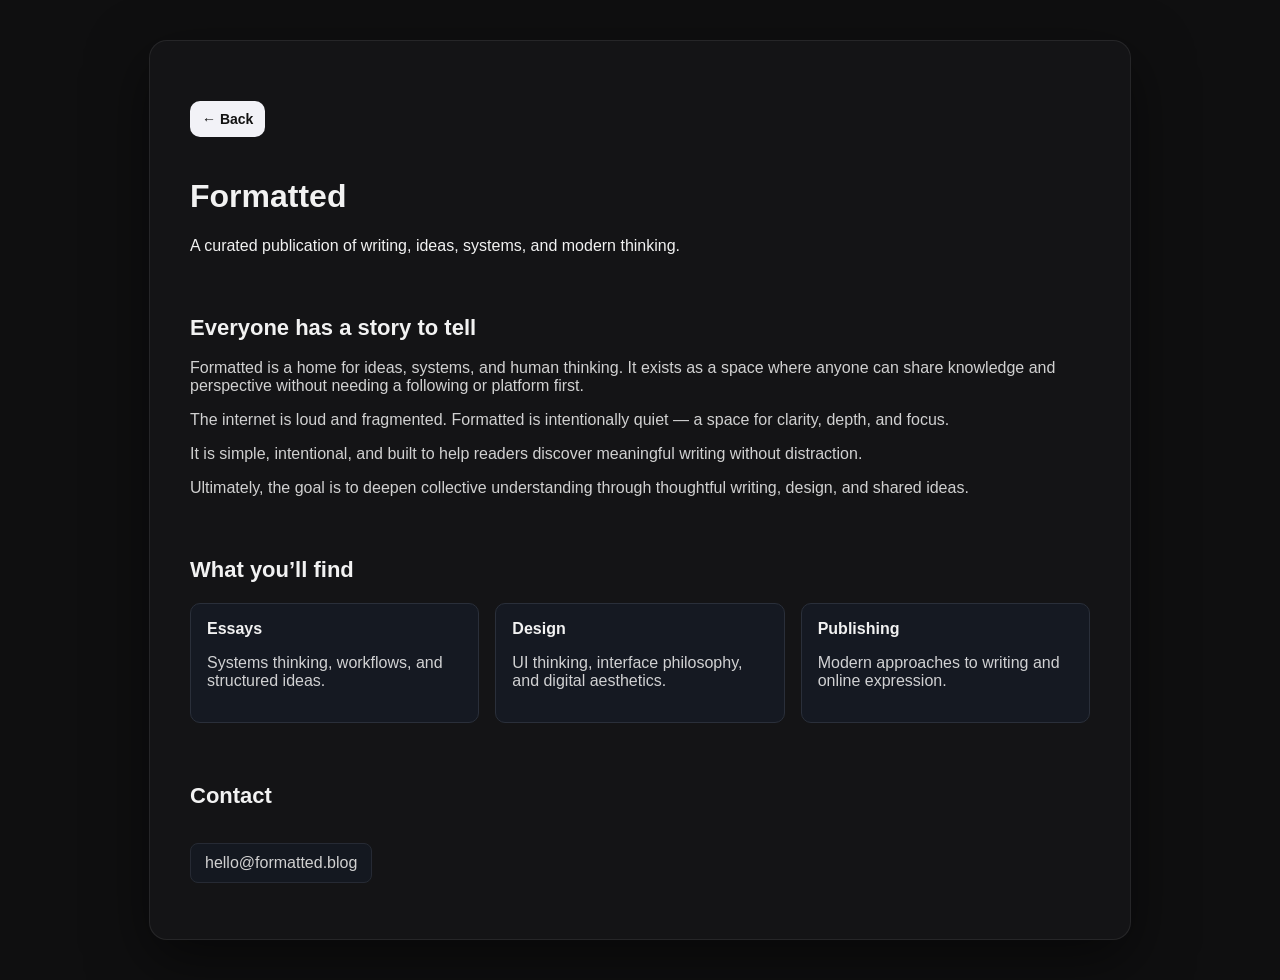
<file: about.html>
<!DOCTYPE html>
<html lang="en">
<head>
  <meta charset="UTF-8">
  <meta name="viewport" content="width=device-width, initial-scale=1.0">

  <title>Formatted — About</title>

  <link rel="stylesheet" href="style.css">
</head>

<body>

<div class="app-container">

  <div class="site-container">

  <a href="index.html" class="back-btn">← Back</a>

  <div class="notebook">

<header class="notebook-header">
  <div class="container">
    <h1>Formatted</h1>
    <p class="subtitle">
      A curated publication of writing, ideas, systems, and modern thinking.
    </p>
  </div>
</header>

<main class="about-content container">

  <section class="intro">
    <h2>Everyone has a story to tell</h2>

    <p>
      Formatted is a home for ideas, systems, and human thinking. It exists as a
      space where anyone can share knowledge and perspective without needing a
      following or platform first.
    </p>

    <p>
      The internet is loud and fragmented. Formatted is intentionally quiet —
      a space for clarity, depth, and focus.
    </p>

    <p>
      It is simple, intentional, and built to help readers discover meaningful writing
      without distraction.
    </p>

    <p>
      Ultimately, the goal is to deepen collective understanding through thoughtful writing,
      design, and shared ideas.
    </p>
  </section>

  <section class="features">
    <h2>What you’ll find</h2>

    <div class="feature-grid">
      <div class="feature-card">
        <h3>Essays</h3>
        <p>Systems thinking, workflows, and structured ideas.</p>
      </div>

      <div class="feature-card">
        <h3>Design</h3>
        <p>UI thinking, interface philosophy, and digital aesthetics.</p>
      </div>

      <div class="feature-card">
        <h3>Publishing</h3>
        <p>Modern approaches to writing and online expression.</p>
      </div>
    </div>
  </section>

  <section class="contact">
    <h2>Contact</h2>
    <p class="email">hello@formatted.blog</p>
  </section>

</main>

</div>

</body>
</html>
</file>
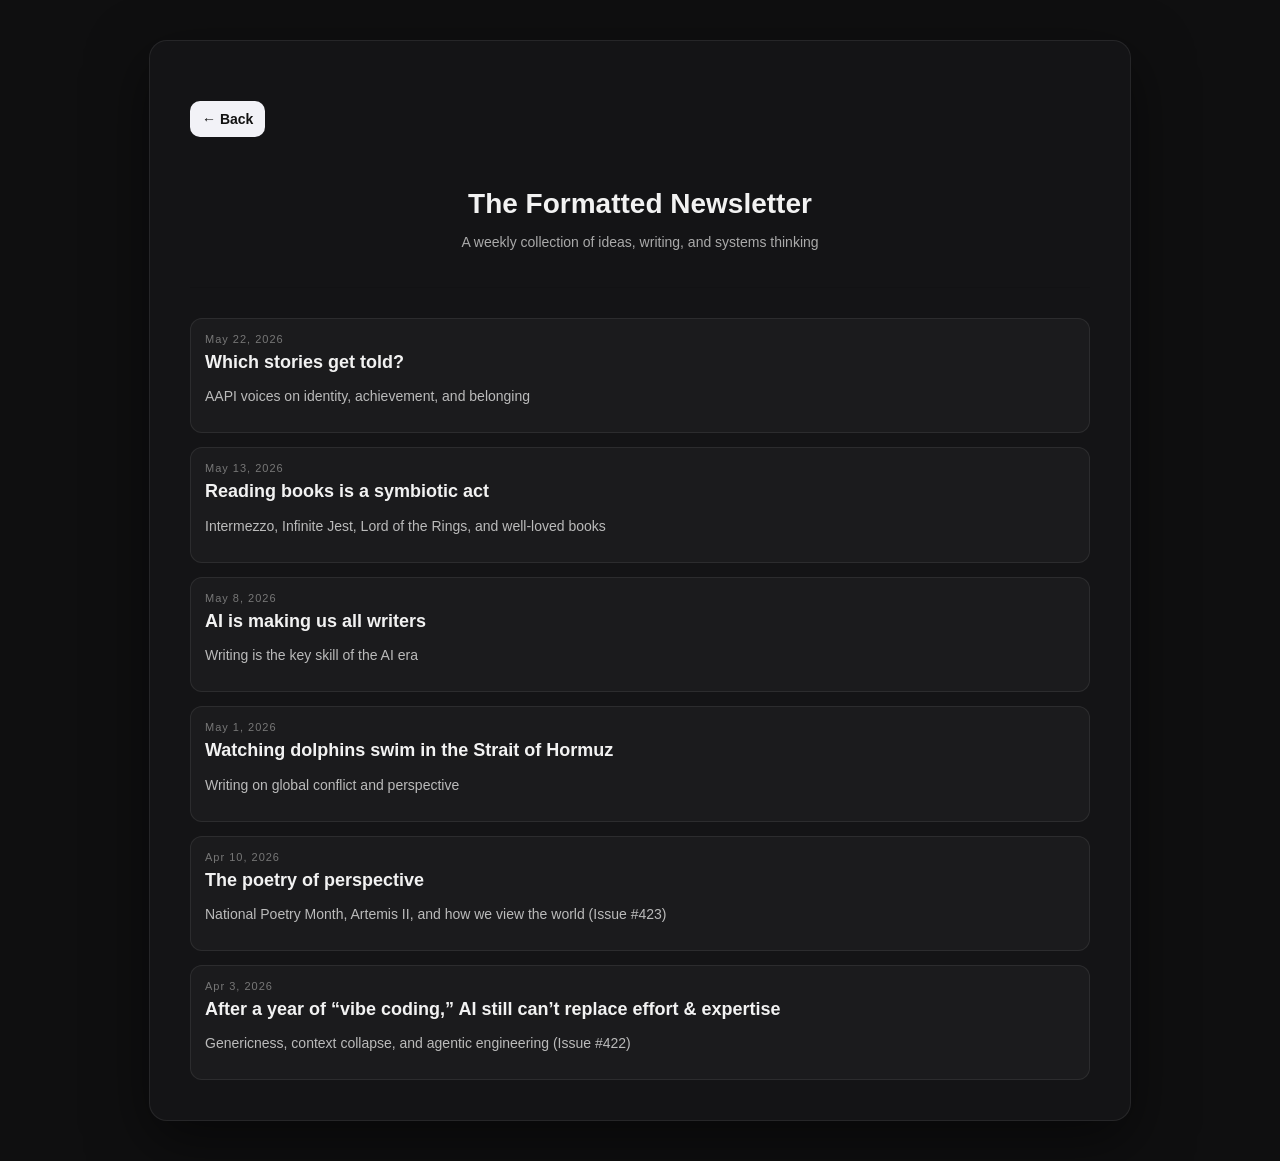
<file: newsletter.html>
<!DOCTYPE html>
<html lang="en">
<head>
  <meta charset="UTF-8">
  <meta name="viewport" content="width=device-width, initial-scale=1.0">
  <title>Formatted Newsletter</title>

  <link rel="stylesheet" href="style.css">
</head>

<body>

<div class="app-container">

  <div class="site-container">

    <a href="index.html" class="back-btn">← Back</a>
  <!-- LIST VIEW -->
<div id="newsletterList">

  <header class="newsletter-header">
    <h1>The Formatted Newsletter</h1>
    <p>A weekly collection of ideas, writing, and systems thinking</p>
  </header>

  <div id="newsletterFeed"></div>

</div>

  <!-- READER VIEW -->
  <div id="newsletterReader" class="hidden">

    <div class="newsletter-meta" id="nlDate"></div>

    <h1 id="nlTitle"></h1>

    <p id="nlSubtitle"></p>

    <article id="nlContent"></article>

  </div>

</div>

<script src="newsletter.js"></script>

</body>
</html>
</file>
<file: style.css>
body {
  margin: 0;
  font-family: Nunito, sans-serif;
  background: #0f0f10;
  color: #f2f2f2;
}

/* OUTER SPACE (creates "editorial margins") */
.app-container {
  display: flex;
  justify-content: center;

  padding: 40px 20px;
}

/* MAIN BLOCK (THIS IS YOUR "PAGE") */
.site-container {
  width: 100%;
  max-width: 900px;

  background: #141416;

  border: 1px solid rgba(255,255,255,0.08);

  border-radius: 18px;

  padding: 40px;

  box-shadow: 0 20px 60px rgba(0,0,0,0.5);
}

/* CONTENT */
.about-content h2 {
  margin-top: 60px;
  font-size: 22px;
}

.about-content p {
  opacity: 0.85;
  margin-bottom: 16px;
}

/* FEATURE GRID */
.feature-grid {
  display: grid;
  grid-template-columns: repeat(3, 1fr);
  gap: 16px;
  margin-top: 20px;
}

.feature-card {
  background: #151922;
  border: 1px solid #2a2f3a;
  padding: 16px;
  border-radius: 10px;
}

.feature-card h3 {
  margin: 0 0 6px;
  font-size: 16px;
}

/* CONTACT */
.email {
  display: inline-block;
  padding: 10px 14px;
  border: 1px solid #2a2f3a;
  border-radius: 8px;
  background: #151922;
}


/* LEFT COLUMN */
.main-column {
  display: flex;
  flex-direction: column;
  gap: 30px;
}


/* SOURCE LABEL */
.source {
  font-size: 12px;

  color: #6a5cff;

  font-weight: 700;
}

/* TEXT */
.news-item p {
  margin: 8px 0;

  font-size: 14px;

  line-height: 1.4;

  color: #222;
}

.news-item small {
  color: #777;
  font-size: 12px;
}

/* BRAND */
.brand-block h1 {
  font-size: 54px;

  margin: 0;

  letter-spacing: -2px;
}

.brand-block p {
  color: #666;

  margin-top: 10px;

  font-size: 16px;
}

/* META LINE */
.header-meta {
  margin-top: 20px;

  display: flex;
  gap: 10px;

  font-size: 13px;

  color: #888;

  text-transform: uppercase;

  letter-spacing: 1px;
}

.follow-btn,
.nav-btn,
.back-btn {
  background: transparent;

  color: #fff;

  border: 1px solid rgba(255,255,255,0.2);

  padding: 10px 14px;

  border-radius: 999px;

  cursor: pointer;

  text-decoration: none;

  transition: 0.2s;
}

.follow-btn:hover,
.nav-btn:hover,
.back-btn:hover {
  background: rgba(255,255,255,0.05);
}

/* CENTERED PAPER */
.newsletter-header {
  text-align: center;

  padding: 60px 20px 40px;

  border-bottom: 1px solid rgba(0,0,0,0.08);

  margin-bottom: 30px;
}

.newsletter-header h1 {
  font-weight: 700;
}

.newsletter-header p {
  max-width: 500px;

  margin-left: auto;
  margin-right: auto;

  line-height: 1.6;
}

#nlContent p {
  font-size: 18px;

  line-height: 1.8;

  color: #ddd;

  margin-bottom: 18px;
}

#nlContent strong {
  color: #fff;
}

.newsletter-meta {
  color: #888;

  font-size: 13px;

  margin-bottom: 20px;
}

.back-btn {
  display: inline-block;

  margin-top: 20px;

  margin-bottom: 20px;

  text-decoration: none;

  color: #111;

  font-weight: 600;
}

/* LOGO */
.logo {
  font-size: 24px;
  font-weight: 700;
  margin-bottom: 20px;
}

/* SEARCH */
.search {
  width: 100%;
  padding: 12px;

  border: none;
  border-radius: 12px;

  background: #f2f2f7;

  margin-bottom: 25px;
}

/* MENU */
.menu {
  display: flex;
  flex-direction: column;
  gap: 12px;
}

.menu a {
  text-decoration: none;
  color: #333;
  font-weight: 600;
}

/* WRITE BUTTON */
.write-btn {
  margin-top: 25px;

  width: 100%;
  padding: 14px;

  border: none;
  border-radius: 14px;

  background: black;
  color: white;

  font-weight: bold;
  cursor: pointer;
}

/* SUGGEST BOX */
.suggest-box {
  margin-top: 30px;

  background: #f7f7fb;

  padding: 15px;
  border-radius: 16px;
}

.suggest-box span {
  color: #6a5cff;
  font-weight: 700;
}

/* CENTER */
.center {
  display: flex;
  flex-direction: column;
  gap: 30px;
}

/* HERO */
.editorial-header {
  padding: 60px 0 40px;

  border-bottom: 1px solid rgba(255,255,255,0.08);

  text-align: center;
}

.editorial-header h1 {
  font-size: 52px;

  margin: 0;

  color: #ffffff;
}

.editorial-header p {
  color: #b3b3b3;

  margin-top: 10px;
}

/* POSTS */
.feed {
  display: flex;
  flex-direction: column;
  gap: 25px;
}

.post-card {
  display: flex;
  justify-content: space-between;
  gap: 25px;

  padding: 22px 0;

  border-bottom: 1px solid rgb(0, 0, 0);

  cursor: pointer;
}

/* LEFT TEXT BLOCK */
.post-info {
  flex: 1;
}

/* TITLE */
.post-card h2 {
  font-size: 24px;
  margin: 6px 0;

  letter-spacing: -0.5px;
}

/* DESCRIPTION */
.post-card p {
  color: #555;
  line-height: 1.6;
  font-size: 15px;
}

/* META */
.post-meta {
  font-size: 13px;
  color: #777;
  margin-bottom: 6px;
}

/* IMAGE */
.thumb {
  width: 160px;
  height: 110px;

  object-fit: cover;

  border-radius: 12px;

  border: 1px solid rgba(0,0,0,0.08);
}
/* READER */
.reader {
  background: white;

  border-radius: 24px;

  padding: 40px;
}

.article-cover {
  width: 100%;
  border-radius: 20px;

  margin-bottom: 30px;
}

#content p {
  line-height: 1.9;
  color: #444;
}

#content h2 {
  margin-top: 40px;
}

/* RIGHT WIDGETS */
.widget {
  background: #f7f7fb;

  padding: 20px;
  border-radius: 16px;

  margin-bottom: 20px;
}

.hidden {
  display: none;
}

/* ARTICLE PAGE */
.article-page {
  background: #0f0f10;

  color: #f2f2f2;

  max-width: 850px;

  margin: auto;

  padding: 40px;
}

.article-cover {
  width: 100%;

  border-radius: 16px;

  margin-bottom: 30px;
}

#title {
  font-size: 44px;

  color: #fff;
}

#meta {
  color: #888;
}

#content {
  color: #ddd;

  line-height: 1.9;
}
.back-btn {
  margin-bottom: 20px;

  border: none;
  background: #f2f2f7;

  padding: 10px 14px;

  border-radius: 10px;

  cursor: pointer;
}

.mobile-nav {
  display: none;
}

.newsletter-header {
  padding: 50px 0 30px;

  border-bottom: 1px solid rgba(0,0,0,0.08);

  margin-bottom: 30px;
}

.newsletter-header h1 {
  font-size: 44px;

  margin: 0;
}

.newsletter-header p {
  color: #666;

  margin-top: 10px;
}

/* CARDS */
.newsletter-card {
  padding: 18px;

  border-bottom: 1px solid rgba(255,255,255,0.08);

  cursor: pointer;
}

.newsletter-card h2 {
  margin: 6px 0;
  font-size: 20px;
}

.newsletter-body {
  margin-top: 12px;

  padding-top: 12px;

  border-top: 1px solid rgba(255,255,255,0.08);

  color: #ddd;

  line-height: 1.7;
}

.hidden {
  display: none;
}
.newsletter-card p {
  color: #555;

  font-size: 14px;
}

/* DATE */
.nl-date {
  font-size: 12px;

  color: #888;

  letter-spacing: 1px;
}

/* READER */
#newsletterReader {
  max-width: 800px;

  margin: auto;

  padding: 40px;
}

#nlContent {
  line-height: 1.9;

  font-size: 16px;

  color: #333;

  margin-top: 20px;
}

.header-actions {
  margin-top: 15px;
}

.nav-btn {
  display: inline-block;

  padding: 10px 14px;

  border-radius: 999px;

  border: 1px solid rgba(0,0,0,0.15);

  background: white;

  color: #111;

  text-decoration: none;

  font-weight: 600;

  font-size: 14px;

  transition: 0.2s;
}

.nav-btn:hover {
  background: #f2f2f7;

  transform: translateY(-1px);
}

@media (max-width: 900px) {

  /* APP STACK */
  .app {
    display: flex;
    flex-direction: column;
    padding: 15px;
    gap: 20px;
  }

  /* CENTER */
  .center {
    padding: 10px;
  }

  /* HERO */
  .hero {
    padding: 18px;
  }

  .hero h1 {
    font-size: 28px;
  }

  /* FEED */
  .post-card {
    flex-direction: column;
    padding: 16px 0;
  }

  .thumb {
    width: 100%;
    height: 200px;
  }

  /* SITE CONTAINER (MOBILE CARD) */
  .site-container {
    padding: 15px;
  }

  /* BRAND */
  .brand-block h1 {
    font-size: 34px;
  }

  /* ARTICLE */
  .article-page {
    padding: 20px;
  }

  .article-cover {
    height: 220px;
  }

  #title {
    font-size: 28px;
  }

  #content {
    font-size: 16px;
    line-height: 1.7;
  }

  /* MENU */
  .menu {
    flex-direction: row;
    overflow-x: auto;
    gap: 12px;
    padding-bottom: 8px;
  }

  .menu a {
    white-space: nowrap;
    padding: 8px 12px;
    border: 1px solid rgba(0,0,0,0.08);
    border-radius: 999px;
    background: rgba(255,255,255,0.6);
  }

  /* BACKGROUND */
  body {
    background-size: 24px 24px;
  }

  /* ABOUT SECTION (NOW INSIDE MEDIA QUERY) */
  .about-content {
    padding: 10px 0;
  }

  .about-content h1 {
    font-size: 28px;
  }

  .about-content h2 {
    font-size: 22px;
  }

  .about-content p {
    font-size: 15px;
    line-height: 1.7;
  }
}

.newsletter-header {
  padding: 30px 10px 20px;
  text-align: center;
}

.newsletter-header h1 {
  font-size: 28px;
  line-height: 1.2;
}

.newsletter-header p {
  font-size: 14px;
  color: #aaa;
}

/* FEED SPACING */
#newsletterFeed {
  display: flex;
  flex-direction: column;
  gap: 14px;
}

/* NEWSLETTER CARDS */
.newsletter-card {
  padding: 14px;

  border-radius: 12px;

  border: 1px solid rgba(255,255,255,0.08);

  background: rgba(255,255,255,0.03);
}

.newsletter-card h2 {
  font-size: 18px;
  margin: 6px 0;
  line-height: 1.3;
}

.newsletter-card p {
  font-size: 14px;
  color: #bbb;
}

/* DATE */
.nl-date {
  font-size: 11px;
  color: #777;
}

/* READER VIEW (IMPORTANT MOBILE FIX) */
#newsletterReader {
  padding: 18px;
}

#nlTitle {
  font-size: 24px;
  line-height: 1.2;
}

#nlSubtitle {
  font-size: 14px;
  color: #aaa;
}

#nlContent {
  font-size: 15px;
  line-height: 1.7;
  color: #ddd;
}

/* BACK BUTTON */
.back-btn {
  padding: 10px 12px;
  font-size: 14px;
}
</file>
